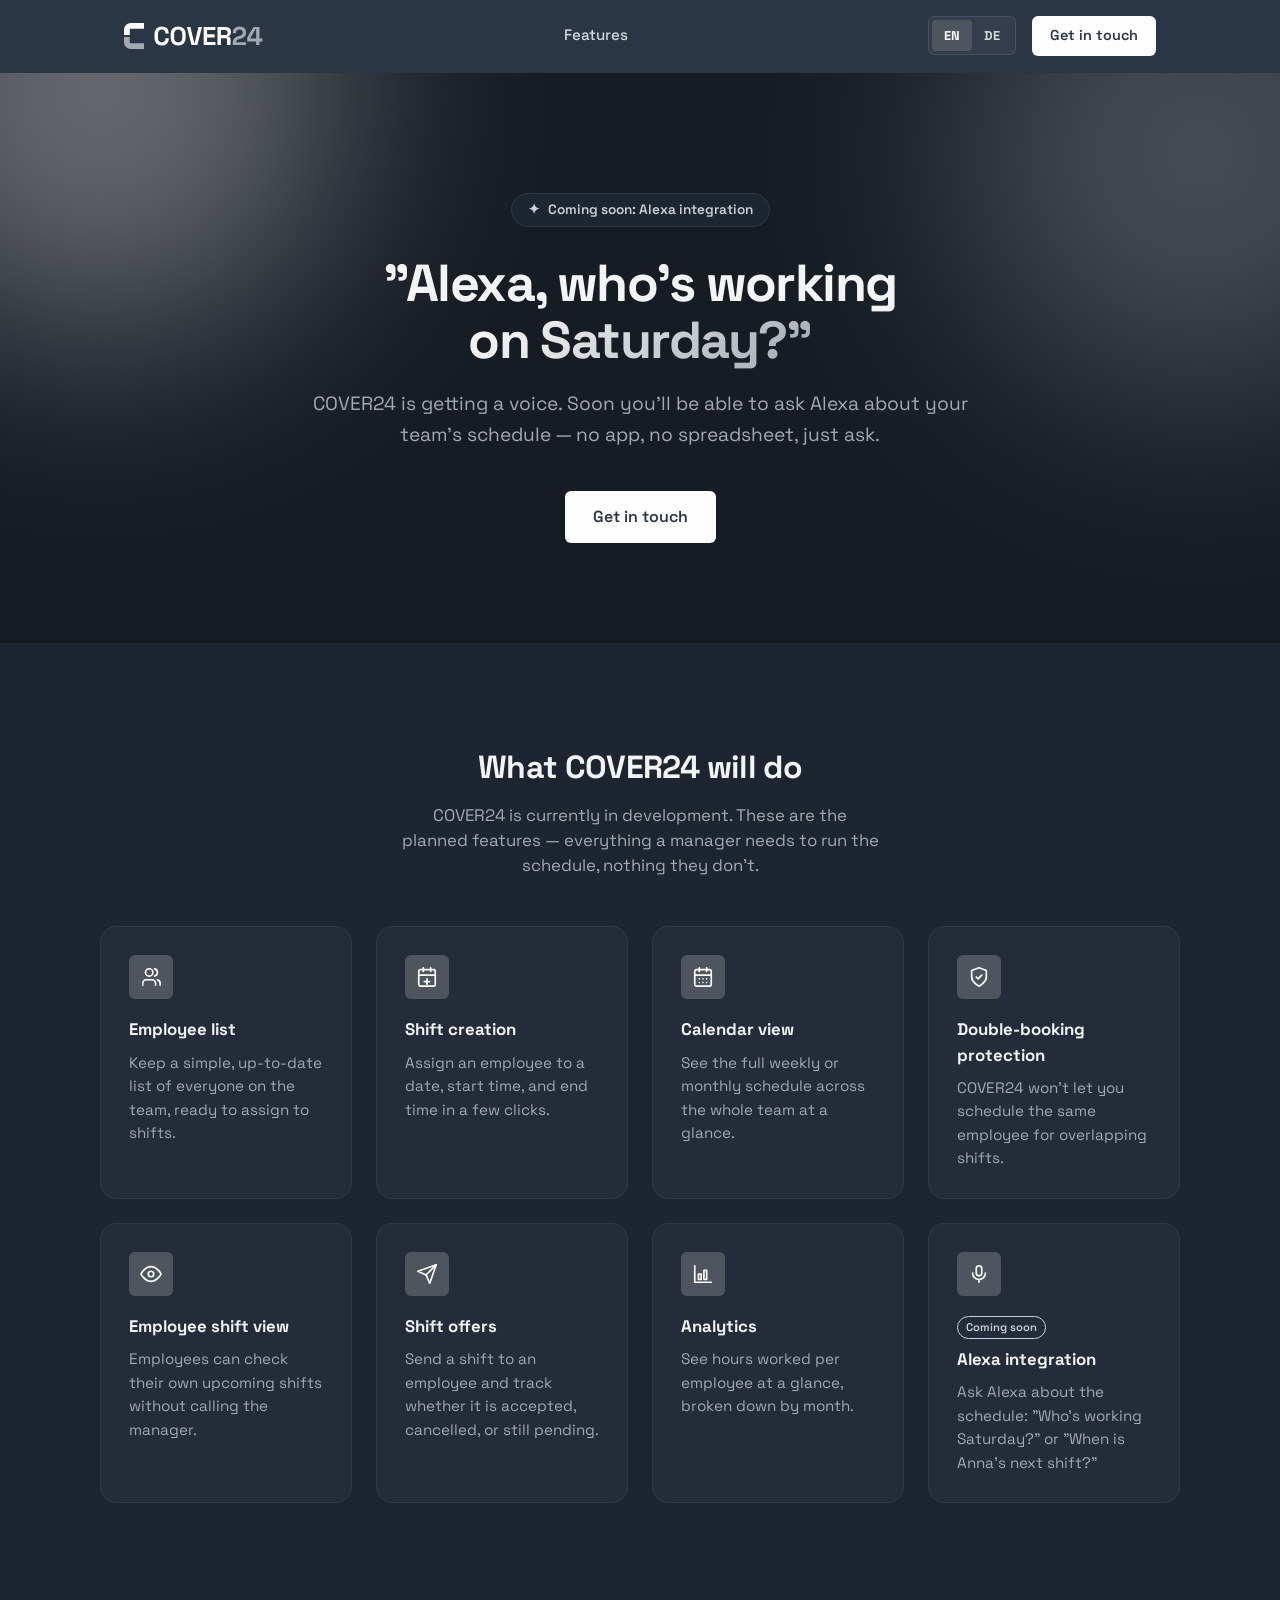
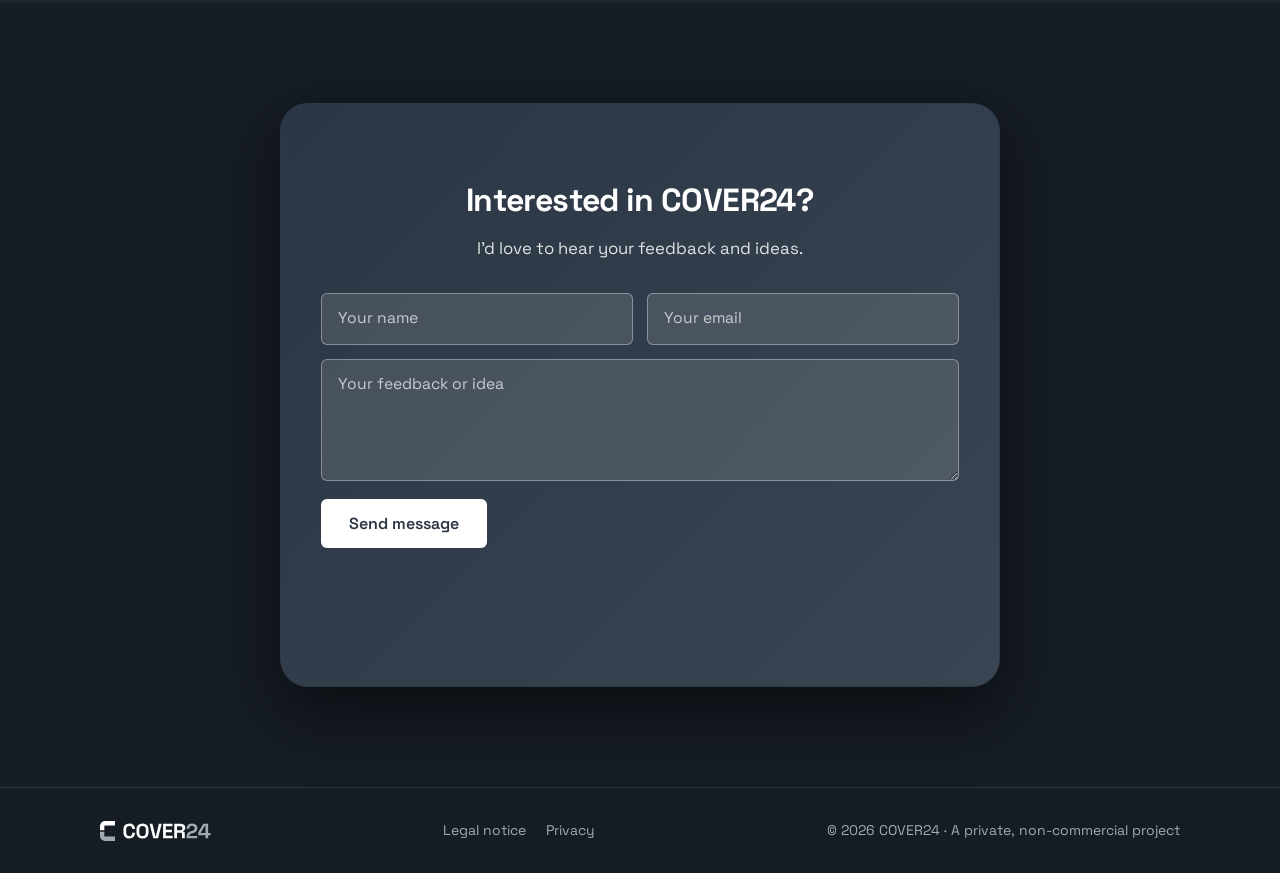
<file: marketing/index.html>
<!DOCTYPE html>
<html lang="en">
<head>
  <meta charset="UTF-8" />
  <meta name="viewport" content="width=device-width, initial-scale=1.0" />
  <title>COVER24 — Simple Shift Scheduling, Soon with Alexa</title>
  <meta name="description" content="Simple shift scheduling for managers and teams: build the schedule, avoid double-bookings, share shifts. Coming soon: ask Alexa who's working." />
  <link rel="stylesheet" href="styles.css" />
  <link rel="icon" type="image/svg+xml" href="cover24-c-tile.svg" />
  <link rel="apple-touch-icon" href="apple-touch-icon.png" />
  <link rel="canonical" href="https://cover24.app/" />
  <link rel="alternate" hreflang="en" href="https://cover24.app/" />
  <link rel="alternate" hreflang="de" href="https://cover24.app/de/" />
  <link rel="alternate" hreflang="x-default" href="https://cover24.app/" />
  <meta name="theme-color" content="#2b3644" />
  <meta name="color-scheme" content="dark" />

  <meta property="og:type" content="website" />
  <meta property="og:site_name" content="COVER24" />
  <meta property="og:locale" content="en_US" />
  <meta property="og:locale:alternate" content="de_AT" />
  <meta property="og:url" content="https://cover24.app/" />
  <meta property="og:title" content="COVER24 — Simple Shift Scheduling, Soon with Alexa" />
  <meta property="og:description" content="Build the schedule, avoid double-bookings, and let employees see their own shifts. Coming soon: ask Alexa who's working on Saturday." />
  <meta property="og:image" content="https://cover24.app/og-image.png" />
  <meta property="og:image:width" content="1200" />
  <meta property="og:image:height" content="630" />
  <meta name="twitter:card" content="summary_large_image" />

  <script type="application/ld+json">
  {
    "@context": "https://schema.org",
    "@type": "WebSite",
    "name": "COVER24",
    "url": "https://cover24.app/",
    "inLanguage": "en",
    "description": "A private, non-commercial project: simple shift scheduling for managers and teams, with an Amazon Alexa integration planned to ask about the schedule by voice.",
    "author": {
      "@type": "Person",
      "name": "Ulrich Rößler"
    }
  }
  </script>
</head>
<body>

  <header class="nav" id="nav">
    <div class="nav-inner">
      <span class="logo">
        <img src="cover24-c-light.svg" alt="" class="logo-mark" />
        <img src="cover24-wordmark-light.svg" alt="COVER24 logo" class="logo-img logo-full" />
      </span>
      <nav class="nav-links">
        <a class="nav-link" href="#features">Features</a>
      </nav>
      <div class="nav-right">
        <nav class="lang-switch" aria-label="Language">
          <a class="lang-btn active" aria-current="page" href="./" hreflang="en" lang="en">EN</a>
          <a class="lang-btn" href="de/" hreflang="de" lang="de">DE</a>
        </nav>
        <a class="nav-cta" href="#contact">Get in touch</a>
      </div>
      <button type="button" class="menu-toggle" id="menu-toggle" aria-label="Open menu" aria-controls="side-nav" aria-expanded="false">
        <svg viewBox="0 0 24 24" fill="none" stroke-width="2" stroke-linecap="round"><path d="M4 7h16M4 12h16M4 17h16"/></svg>
      </button>
    </div>
  </header>

  <div class="side-nav-backdrop" id="side-nav-backdrop" hidden></div>
  <aside class="side-nav" id="side-nav" aria-label="Menu" aria-hidden="true">
    <div class="side-nav-header">
      <span class="logo">
        <img src="cover24-c-light.svg" alt="" class="logo-mark" />
        <img src="cover24-wordmark-light.svg" alt="COVER24" class="side-nav-logo" />
      </span>
      <button type="button" class="menu-close" id="menu-close" aria-label="Close menu">
        <svg viewBox="0 0 24 24" fill="none" stroke-width="2" stroke-linecap="round"><path d="M6 6l12 12M18 6L6 18"/></svg>
      </button>
    </div>
    <nav class="side-nav-links">
      <a class="side-nav-link" href="#features">Features</a>
    </nav>
    <div class="side-nav-footer">
      <nav class="lang-switch" aria-label="Language">
        <a class="lang-btn active" aria-current="page" href="./" hreflang="en" lang="en">EN</a>
        <a class="lang-btn" href="de/" hreflang="de" lang="de">DE</a>
      </nav>
      <a class="nav-cta side-nav-cta" href="#contact">Get in touch</a>
    </div>
  </aside>

  <main>
    <section class="hero">
      <div class="hero-inner">
        <span class="eyebrow">✦ <span>Coming soon: Alexa integration</span></span>
        <h1>
          <span>"Alexa, who's working</span><br />
          <span class="hero-gradient-text">on Saturday?"</span>
        </h1>
        <p class="hero-sub">
          COVER24 is getting a voice. Soon you'll be able to ask Alexa about your
          team's schedule — no app, no spreadsheet, just ask.
        </p>
        <div class="hero-actions">
          <a class="btn-primary" href="#contact">Get in touch</a>
        </div>
      </div>
    </section>

    <section class="features" id="features">
      <div class="features-inner">
        <h2>What COVER24 will do</h2>
        <p class="section-sub">COVER24 is currently in development. These are the planned features — everything a manager needs to run the schedule, nothing they don't.</p>
        <div class="feature-grid">
          <div class="feature-card">
            <div class="feature-icon">
              <svg viewBox="0 0 24 24" fill="none" stroke-width="1.8" stroke-linecap="round" stroke-linejoin="round"><path d="M17 21v-2a4 4 0 0 0-4-4H7a4 4 0 0 0-4 4v2"/><circle cx="10" cy="7" r="4"/><path d="M22 21v-2a4 4 0 0 0-3-3.87"/><path d="M16 3.13a4 4 0 0 1 0 7.75"/></svg>
            </div>
            <h3>Employee list</h3>
            <p>Keep a simple, up-to-date list of everyone on the team, ready to assign to shifts.</p>
          </div>
          <div class="feature-card">
            <div class="feature-icon">
              <svg viewBox="0 0 24 24" fill="none" stroke-width="1.8" stroke-linecap="round" stroke-linejoin="round"><rect x="3" y="4" width="18" height="18" rx="2"/><path d="M16 2v4M8 2v4M3 10h18M12 14v6M9 17h6"/></svg>
            </div>
            <h3>Shift creation</h3>
            <p>Assign an employee to a date, start time, and end time in a few clicks.</p>
          </div>
          <div class="feature-card">
            <div class="feature-icon">
              <svg viewBox="0 0 24 24" fill="none" stroke-width="1.8" stroke-linecap="round" stroke-linejoin="round"><rect x="3" y="4" width="18" height="18" rx="2"/><path d="M16 2v4M8 2v4M3 10h18M8 14h.01M12 14h.01M16 14h.01M8 18h.01M12 18h.01M16 18h.01"/></svg>
            </div>
            <h3>Calendar view</h3>
            <p>See the full weekly or monthly schedule across the whole team at a glance.</p>
          </div>
          <div class="feature-card">
            <div class="feature-icon">
              <svg viewBox="0 0 24 24" fill="none" stroke-width="1.8" stroke-linecap="round" stroke-linejoin="round"><path d="M12 22s8-4 8-10V5l-8-3-8 3v7c0 6 8 10 8 10Z"/><path d="m9 12 2 2 4-4"/></svg>
            </div>
            <h3>Double-booking protection</h3>
            <p>COVER24 won't let you schedule the same employee for overlapping shifts.</p>
          </div>
          <div class="feature-card">
            <div class="feature-icon">
              <svg viewBox="0 0 24 24" fill="none" stroke-width="1.8" stroke-linecap="round" stroke-linejoin="round"><path d="M1 12s4-8 11-8 11 8 11 8-4 8-11 8-11-8-11-8Z"/><circle cx="12" cy="12" r="3"/></svg>
            </div>
            <h3>Employee shift view</h3>
            <p>Employees can check their own upcoming shifts without calling the manager.</p>
          </div>
          <div class="feature-card">
            <div class="feature-icon">
              <svg viewBox="0 0 24 24" fill="none" stroke-width="1.8" stroke-linecap="round" stroke-linejoin="round"><path d="m22 2-7 20-4-9-9-4Z"/><path d="M22 2 11 13"/></svg>
            </div>
            <h3>Shift offers</h3>
            <p>Send a shift to an employee and track whether it is accepted, cancelled, or still pending.</p>
          </div>
          <div class="feature-card">
            <div class="feature-icon">
              <svg viewBox="0 0 24 24" fill="none" stroke-width="1.8" stroke-linecap="round" stroke-linejoin="round"><path d="M3 3v18h18"/><rect x="7" y="12" width="3" height="6"/><rect x="13" y="8" width="3" height="10"/><rect x="19" y="5" width="0" height="13"/></svg>
            </div>
            <h3>Analytics</h3>
            <p>See hours worked per employee at a glance, broken down by month.</p>
          </div>
          <div class="feature-card">
            <div class="feature-icon">
              <svg viewBox="0 0 24 24" fill="none" stroke-width="1.8" stroke-linecap="round" stroke-linejoin="round"><rect x="9" y="3" width="6" height="11" rx="3"/><path d="M5 11a7 7 0 0 0 14 0"/><path d="M12 18v3"/></svg>
            </div>
            <span class="feature-tag">Coming soon</span>
            <h3>Alexa integration</h3>
            <p>Ask Alexa about the schedule: "Who's working Saturday?" or "When is Anna's next shift?"</p>
          </div>
        </div>
      </div>
    </section>


    <section class="cta" id="contact">
      <div class="cta-inner">
        <h2>Interested in COVER24?</h2>
        <p>I'd love to hear your feedback and ideas.</p>
        <form class="contact-form" id="contact-form" action="https://formspree.io/f/xeaopnll" method="POST">
          <div class="form-row">
            <input type="text" name="name" placeholder="Your name" required />
            <input type="email" name="email" placeholder="Your email" required />
          </div>
          <textarea name="message" placeholder="Your feedback or idea" rows="4" required></textarea>
          <input type="text" name="_gotcha" style="display:none" tabindex="-1" autocomplete="off" />
          <button type="submit" class="btn-primary">Send message</button>
          <p class="form-status" id="form-status" role="status"></p>
        </form>
      </div>
    </section>
  </main>

  <footer class="footer">
    <div class="footer-inner">
      <span class="footer-logo">
        <img src="cover24-c-light.svg" alt="" class="logo-mark" />
        <img src="cover24-wordmark-light.svg" alt="COVER24" />
      </span>
      <nav class="footer-links" aria-label="Legal">
        <a href="legal-notice/">Legal notice</a>
        <a href="privacy/">Privacy</a>
      </nav>
      <span>&copy; 2026 COVER24 · A private, non-commercial project</span>
    </div>
  </footer>

  <script src="script.js"></script>

</body>
</html>
</file>
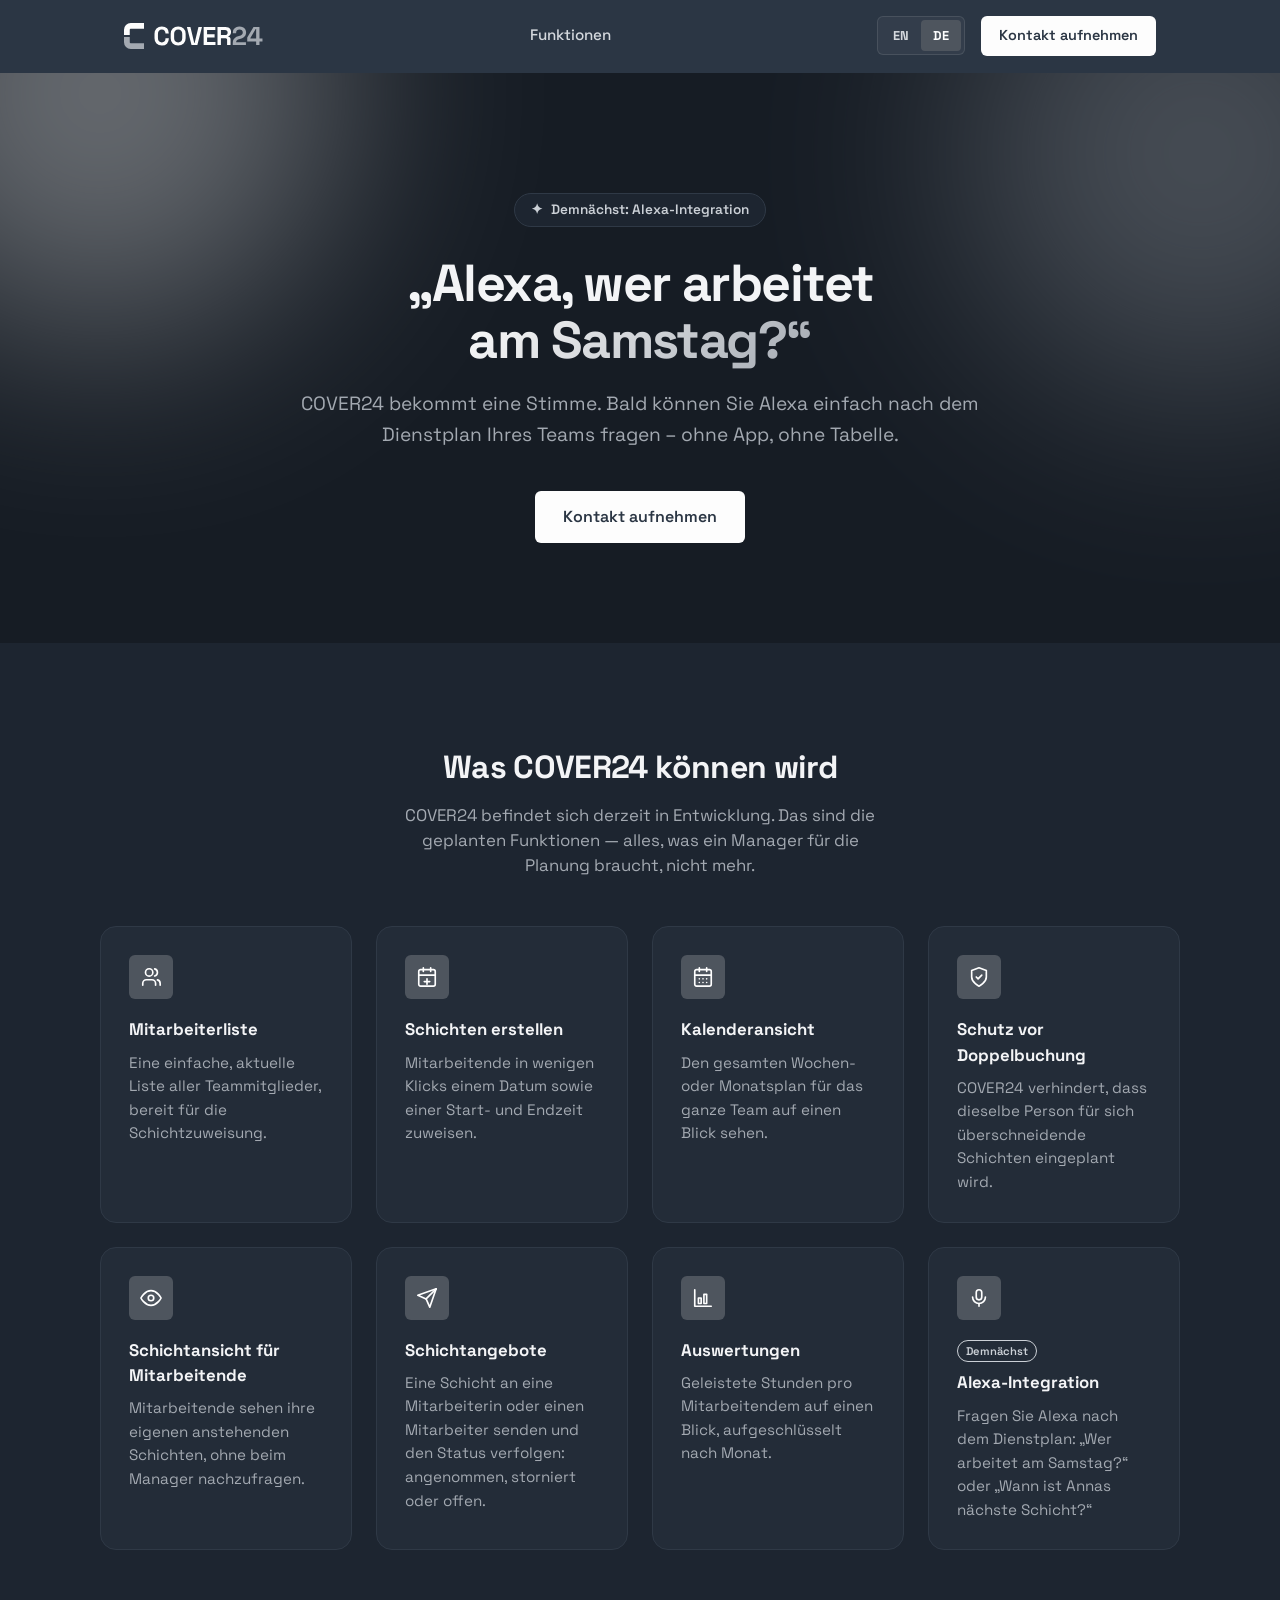
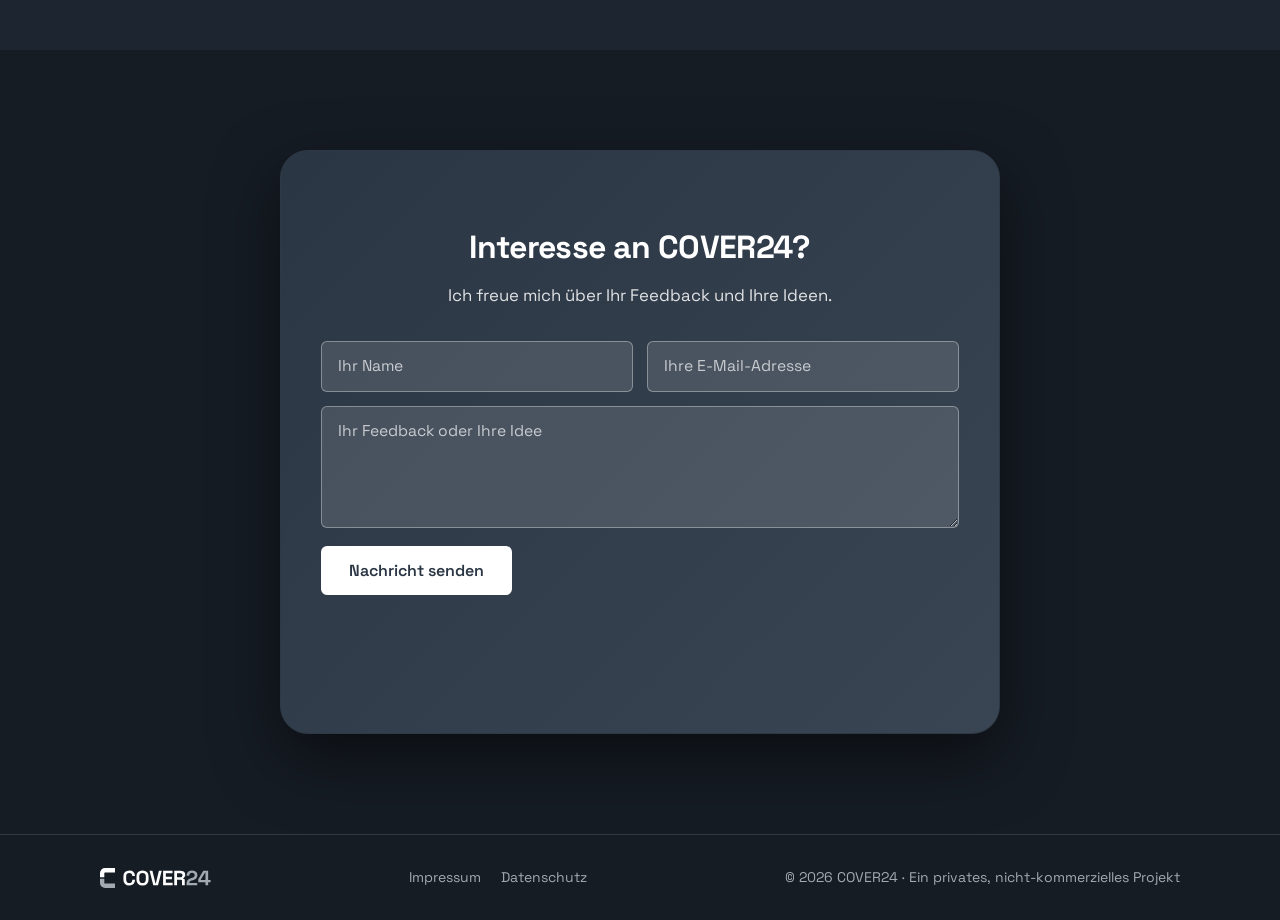
<file: marketing/de/index.html>
<!DOCTYPE html>
<html lang="de">
<head>
  <meta charset="UTF-8" />
  <meta name="viewport" content="width=device-width, initial-scale=1.0" />
  <title>COVER24 — Einfache Schichtplanung, bald mit Alexa</title>
  <meta name="description" content="Einfache Schichtplanung für Manager und Teams: Dienstplan erstellen, Doppelbuchungen vermeiden, Schichten teilen. Demnächst: Alexa fragen, wer arbeitet." />
  <link rel="stylesheet" href="../styles.css" />
  <link rel="icon" type="image/svg+xml" href="../cover24-c-tile.svg" />
  <link rel="apple-touch-icon" href="../apple-touch-icon.png" />
  <link rel="canonical" href="https://cover24.app/de/" />
  <link rel="alternate" hreflang="en" href="https://cover24.app/" />
  <link rel="alternate" hreflang="de" href="https://cover24.app/de/" />
  <link rel="alternate" hreflang="x-default" href="https://cover24.app/" />
  <meta name="theme-color" content="#2b3644" />
  <meta name="color-scheme" content="dark" />

  <meta property="og:type" content="website" />
  <meta property="og:site_name" content="COVER24" />
  <meta property="og:locale" content="de_AT" />
  <meta property="og:locale:alternate" content="en_US" />
  <meta property="og:url" content="https://cover24.app/de/" />
  <meta property="og:title" content="COVER24 — Einfache Schichtplanung, bald mit Alexa" />
  <meta property="og:description" content="Dienstplan erstellen, Doppelbuchungen vermeiden und Mitarbeitenden ihre eigenen Schichten zeigen. Demnächst: „Alexa, wer arbeitet am Samstag?“" />
  <meta property="og:image" content="https://cover24.app/og-image-de.png" />
  <meta property="og:image:width" content="1200" />
  <meta property="og:image:height" content="630" />
  <meta name="twitter:card" content="summary_large_image" />

  <script type="application/ld+json">
  {
    "@context": "https://schema.org",
    "@type": "WebSite",
    "name": "COVER24",
    "url": "https://cover24.app/de/",
    "inLanguage": "de",
    "description": "Ein privates, nicht-kommerzielles Projekt: einfache Schichtplanung für Manager und Teams – mit geplanter Amazon-Alexa-Integration, um den Dienstplan per Sprache abzufragen.",
    "author": {
      "@type": "Person",
      "name": "Ulrich Rößler"
    }
  }
  </script>
</head>
<body>

  <header class="nav" id="nav">
    <div class="nav-inner">
      <span class="logo">
        <img src="../cover24-c-light.svg" alt="" class="logo-mark" />
        <img src="../cover24-wordmark-light.svg" alt="COVER24 logo" class="logo-img logo-full" />
      </span>
      <nav class="nav-links">
        <a class="nav-link" href="#features">Funktionen</a>
      </nav>
      <div class="nav-right">
        <nav class="lang-switch" aria-label="Sprache">
          <a class="lang-btn" href="../" hreflang="en" lang="en">EN</a>
          <a class="lang-btn active" aria-current="page" href="./" hreflang="de" lang="de">DE</a>
        </nav>
        <a class="nav-cta" href="#contact">Kontakt aufnehmen</a>
      </div>
      <button type="button" class="menu-toggle" id="menu-toggle" aria-label="Menü öffnen" aria-controls="side-nav" aria-expanded="false">
        <svg viewBox="0 0 24 24" fill="none" stroke-width="2" stroke-linecap="round"><path d="M4 7h16M4 12h16M4 17h16"/></svg>
      </button>
    </div>
  </header>

  <div class="side-nav-backdrop" id="side-nav-backdrop" hidden></div>
  <aside class="side-nav" id="side-nav" aria-label="Menü" aria-hidden="true">
    <div class="side-nav-header">
      <span class="logo">
        <img src="../cover24-c-light.svg" alt="" class="logo-mark" />
        <img src="../cover24-wordmark-light.svg" alt="COVER24" class="side-nav-logo" />
      </span>
      <button type="button" class="menu-close" id="menu-close" aria-label="Menü schließen">
        <svg viewBox="0 0 24 24" fill="none" stroke-width="2" stroke-linecap="round"><path d="M6 6l12 12M18 6L6 18"/></svg>
      </button>
    </div>
    <nav class="side-nav-links">
      <a class="side-nav-link" href="#features">Funktionen</a>
    </nav>
    <div class="side-nav-footer">
      <nav class="lang-switch" aria-label="Sprache">
        <a class="lang-btn" href="../" hreflang="en" lang="en">EN</a>
        <a class="lang-btn active" aria-current="page" href="./" hreflang="de" lang="de">DE</a>
      </nav>
      <a class="nav-cta side-nav-cta" href="#contact">Kontakt aufnehmen</a>
    </div>
  </aside>

  <main>
    <section class="hero">
      <div class="hero-inner">
        <span class="eyebrow">✦ <span>Demnächst: Alexa-Integration</span></span>
        <h1>
          <span>„Alexa, wer arbeitet</span><br />
          <span class="hero-gradient-text">am Samstag?“</span>
        </h1>
        <p class="hero-sub">COVER24 bekommt eine Stimme. Bald können Sie Alexa einfach nach dem Dienstplan Ihres Teams fragen – ohne App, ohne Tabelle.</p>
        <div class="hero-actions">
          <a class="btn-primary" href="#contact">Kontakt aufnehmen</a>
        </div>
      </div>
    </section>

    <section class="features" id="features">
      <div class="features-inner">
        <h2>Was COVER24 können wird</h2>
        <p class="section-sub">COVER24 befindet sich derzeit in Entwicklung. Das sind die geplanten Funktionen — alles, was ein Manager für die Planung braucht, nicht mehr.</p>
        <div class="feature-grid">
          <div class="feature-card">
            <div class="feature-icon">
              <svg viewBox="0 0 24 24" fill="none" stroke-width="1.8" stroke-linecap="round" stroke-linejoin="round"><path d="M17 21v-2a4 4 0 0 0-4-4H7a4 4 0 0 0-4 4v2"/><circle cx="10" cy="7" r="4"/><path d="M22 21v-2a4 4 0 0 0-3-3.87"/><path d="M16 3.13a4 4 0 0 1 0 7.75"/></svg>
            </div>
            <h3>Mitarbeiterliste</h3>
            <p>Eine einfache, aktuelle Liste aller Teammitglieder, bereit für die Schichtzuweisung.</p>
          </div>
          <div class="feature-card">
            <div class="feature-icon">
              <svg viewBox="0 0 24 24" fill="none" stroke-width="1.8" stroke-linecap="round" stroke-linejoin="round"><rect x="3" y="4" width="18" height="18" rx="2"/><path d="M16 2v4M8 2v4M3 10h18M12 14v6M9 17h6"/></svg>
            </div>
            <h3>Schichten erstellen</h3>
            <p>Mitarbeitende in wenigen Klicks einem Datum sowie einer Start- und Endzeit zuweisen.</p>
          </div>
          <div class="feature-card">
            <div class="feature-icon">
              <svg viewBox="0 0 24 24" fill="none" stroke-width="1.8" stroke-linecap="round" stroke-linejoin="round"><rect x="3" y="4" width="18" height="18" rx="2"/><path d="M16 2v4M8 2v4M3 10h18M8 14h.01M12 14h.01M16 14h.01M8 18h.01M12 18h.01M16 18h.01"/></svg>
            </div>
            <h3>Kalenderansicht</h3>
            <p>Den gesamten Wochen- oder Monatsplan für das ganze Team auf einen Blick sehen.</p>
          </div>
          <div class="feature-card">
            <div class="feature-icon">
              <svg viewBox="0 0 24 24" fill="none" stroke-width="1.8" stroke-linecap="round" stroke-linejoin="round"><path d="M12 22s8-4 8-10V5l-8-3-8 3v7c0 6 8 10 8 10Z"/><path d="m9 12 2 2 4-4"/></svg>
            </div>
            <h3>Schutz vor Doppelbuchung</h3>
            <p>COVER24 verhindert, dass dieselbe Person für sich überschneidende Schichten eingeplant wird.</p>
          </div>
          <div class="feature-card">
            <div class="feature-icon">
              <svg viewBox="0 0 24 24" fill="none" stroke-width="1.8" stroke-linecap="round" stroke-linejoin="round"><path d="M1 12s4-8 11-8 11 8 11 8-4 8-11 8-11-8-11-8Z"/><circle cx="12" cy="12" r="3"/></svg>
            </div>
            <h3>Schichtansicht für Mitarbeitende</h3>
            <p>Mitarbeitende sehen ihre eigenen anstehenden Schichten, ohne beim Manager nachzufragen.</p>
          </div>
          <div class="feature-card">
            <div class="feature-icon">
              <svg viewBox="0 0 24 24" fill="none" stroke-width="1.8" stroke-linecap="round" stroke-linejoin="round"><path d="m22 2-7 20-4-9-9-4Z"/><path d="M22 2 11 13"/></svg>
            </div>
            <h3>Schichtangebote</h3>
            <p>Eine Schicht an eine Mitarbeiterin oder einen Mitarbeiter senden und den Status verfolgen: angenommen, storniert oder offen.</p>
          </div>
          <div class="feature-card">
            <div class="feature-icon">
              <svg viewBox="0 0 24 24" fill="none" stroke-width="1.8" stroke-linecap="round" stroke-linejoin="round"><path d="M3 3v18h18"/><rect x="7" y="12" width="3" height="6"/><rect x="13" y="8" width="3" height="10"/><rect x="19" y="5" width="0" height="13"/></svg>
            </div>
            <h3>Auswertungen</h3>
            <p>Geleistete Stunden pro Mitarbeitendem auf einen Blick, aufgeschlüsselt nach Monat.</p>
          </div>
          <div class="feature-card">
            <div class="feature-icon">
              <svg viewBox="0 0 24 24" fill="none" stroke-width="1.8" stroke-linecap="round" stroke-linejoin="round"><rect x="9" y="3" width="6" height="11" rx="3"/><path d="M5 11a7 7 0 0 0 14 0"/><path d="M12 18v3"/></svg>
            </div>
            <span class="feature-tag">Demnächst</span>
            <h3>Alexa-Integration</h3>
            <p>Fragen Sie Alexa nach dem Dienstplan: „Wer arbeitet am Samstag?“ oder „Wann ist Annas nächste Schicht?“</p>
          </div>
        </div>
      </div>
    </section>


    <section class="cta" id="contact">
      <div class="cta-inner">
        <h2>Interesse an COVER24?</h2>
        <p>Ich freue mich über Ihr Feedback und Ihre Ideen.</p>
        <form class="contact-form" id="contact-form" action="https://formspree.io/f/xeaopnll" method="POST">
          <div class="form-row">
            <input type="text" name="name" placeholder="Ihr Name" required />
            <input type="email" name="email" placeholder="Ihre E-Mail-Adresse" required />
          </div>
          <textarea name="message" placeholder="Ihr Feedback oder Ihre Idee" rows="4" required></textarea>
          <input type="text" name="_gotcha" style="display:none" tabindex="-1" autocomplete="off" />
          <button type="submit" class="btn-primary">Nachricht senden</button>
          <p class="form-status" id="form-status" role="status"></p>
        </form>
      </div>
    </section>
  </main>

  <footer class="footer">
    <div class="footer-inner">
      <span class="footer-logo">
        <img src="../cover24-c-light.svg" alt="" class="logo-mark" />
        <img src="../cover24-wordmark-light.svg" alt="COVER24" />
      </span>
      <nav class="footer-links" aria-label="Rechtliches">
        <a href="../de/impressum/">Impressum</a>
        <a href="../de/datenschutz/">Datenschutz</a>
      </nav>
      <span>&copy; 2026 COVER24 · Ein privates, nicht-kommerzielles Projekt</span>
    </div>
  </footer>

  <script src="../script.js"></script>

</body>
</html>
</file>
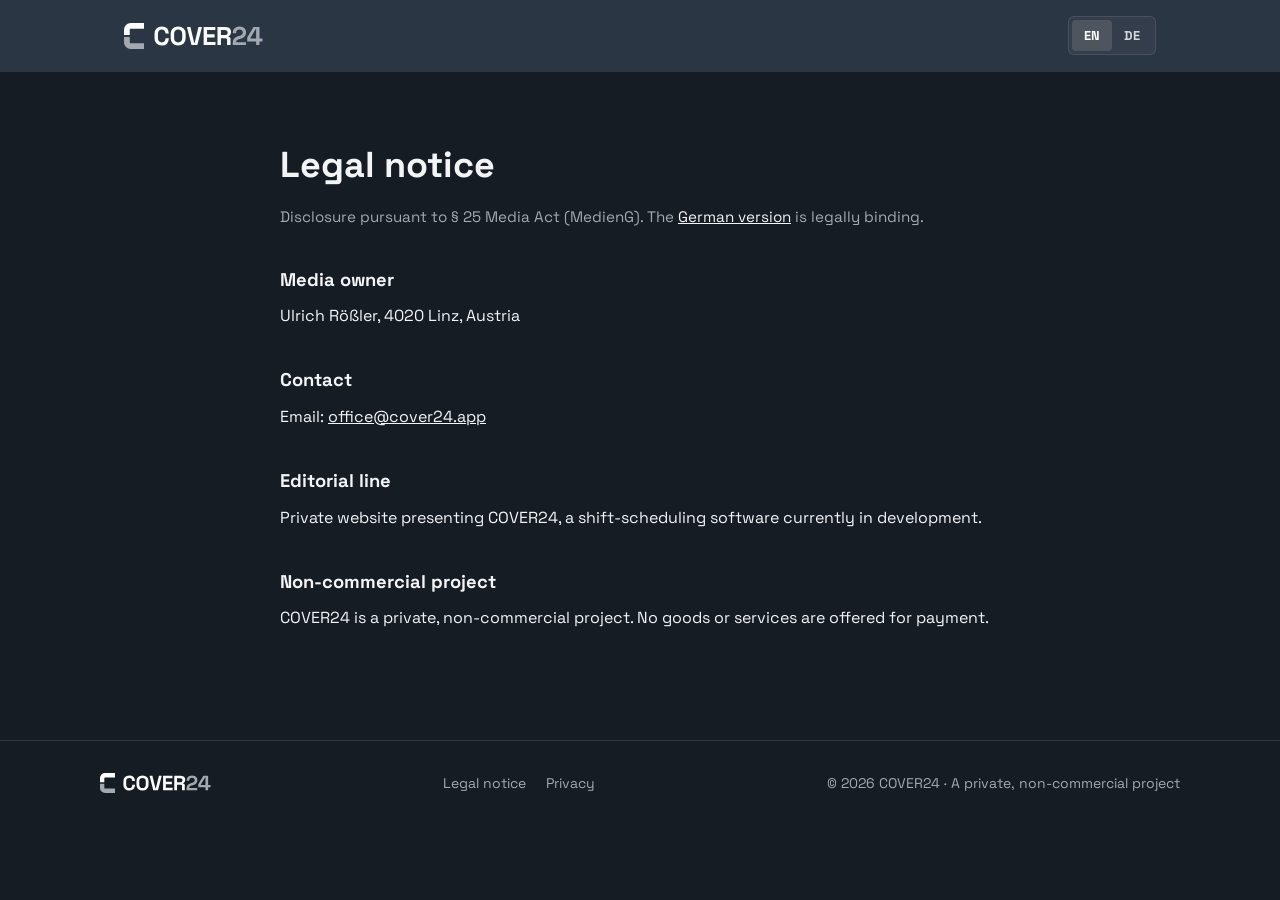
<file: marketing/legal-notice/index.html>
<!DOCTYPE html>
<html lang="en">
<head>
  <meta charset="UTF-8" />
  <meta name="viewport" content="width=device-width, initial-scale=1.0" />
  <title>Legal notice — COVER24</title>
  <meta name="robots" content="noindex" />
  <link rel="stylesheet" href="../styles.css" />
  <link rel="icon" type="image/svg+xml" href="../cover24-c-tile.svg" />
  <link rel="apple-touch-icon" href="../apple-touch-icon.png" />
  <meta name="theme-color" content="#2b3644" />
  <meta name="color-scheme" content="dark" />
</head>
<body>

  <header class="nav">
    <div class="nav-inner">
      <a class="logo" href="../" aria-label="COVER24 — Home">
        <img src="../cover24-c-light.svg" alt="" class="logo-mark" />
        <img src="../cover24-wordmark-light.svg" alt="COVER24" class="logo-img logo-full" />
      </a>
      <nav class="lang-switch" aria-label="Language">
        <a class="lang-btn active" aria-current="page" href="./" hreflang="en" lang="en">EN</a>
        <a class="lang-btn" href="../de/impressum/" hreflang="de" lang="de">DE</a>
      </nav>
    </div>
  </header>

  <main class="legal">
    <article class="legal-inner">
      <h1>Legal notice</h1>
      <p class="legal-note">Disclosure pursuant to § 25 Media Act (MedienG). The <a href="../de/impressum/">German version</a> is legally binding.</p>

      <h2>Media owner</h2>
      <p>Ulrich Rößler, 4020 Linz, Austria</p>

      <h2>Contact</h2>
      <p>Email: <a href="mailto:office@cover24.app">office@cover24.app</a></p>

      <h2>Editorial line</h2>
      <p>Private website presenting COVER24, a shift-scheduling software currently in development.</p>

      <h2>Non-commercial project</h2>
      <p>COVER24 is a private, non-commercial project. No goods or services are offered for payment.</p>
    </article>
  </main>

  <footer class="footer">
    <div class="footer-inner">
      <span class="footer-logo">
        <img src="../cover24-c-light.svg" alt="" class="logo-mark" />
        <img src="../cover24-wordmark-light.svg" alt="COVER24" />
      </span>
      <nav class="footer-links" aria-label="Legal">
        <a href="../legal-notice/">Legal notice</a>
        <a href="../privacy/">Privacy</a>
      </nav>
      <span>&copy; 2026 COVER24 · A private, non-commercial project</span>
    </div>
  </footer>

</body>
</html>
</file>
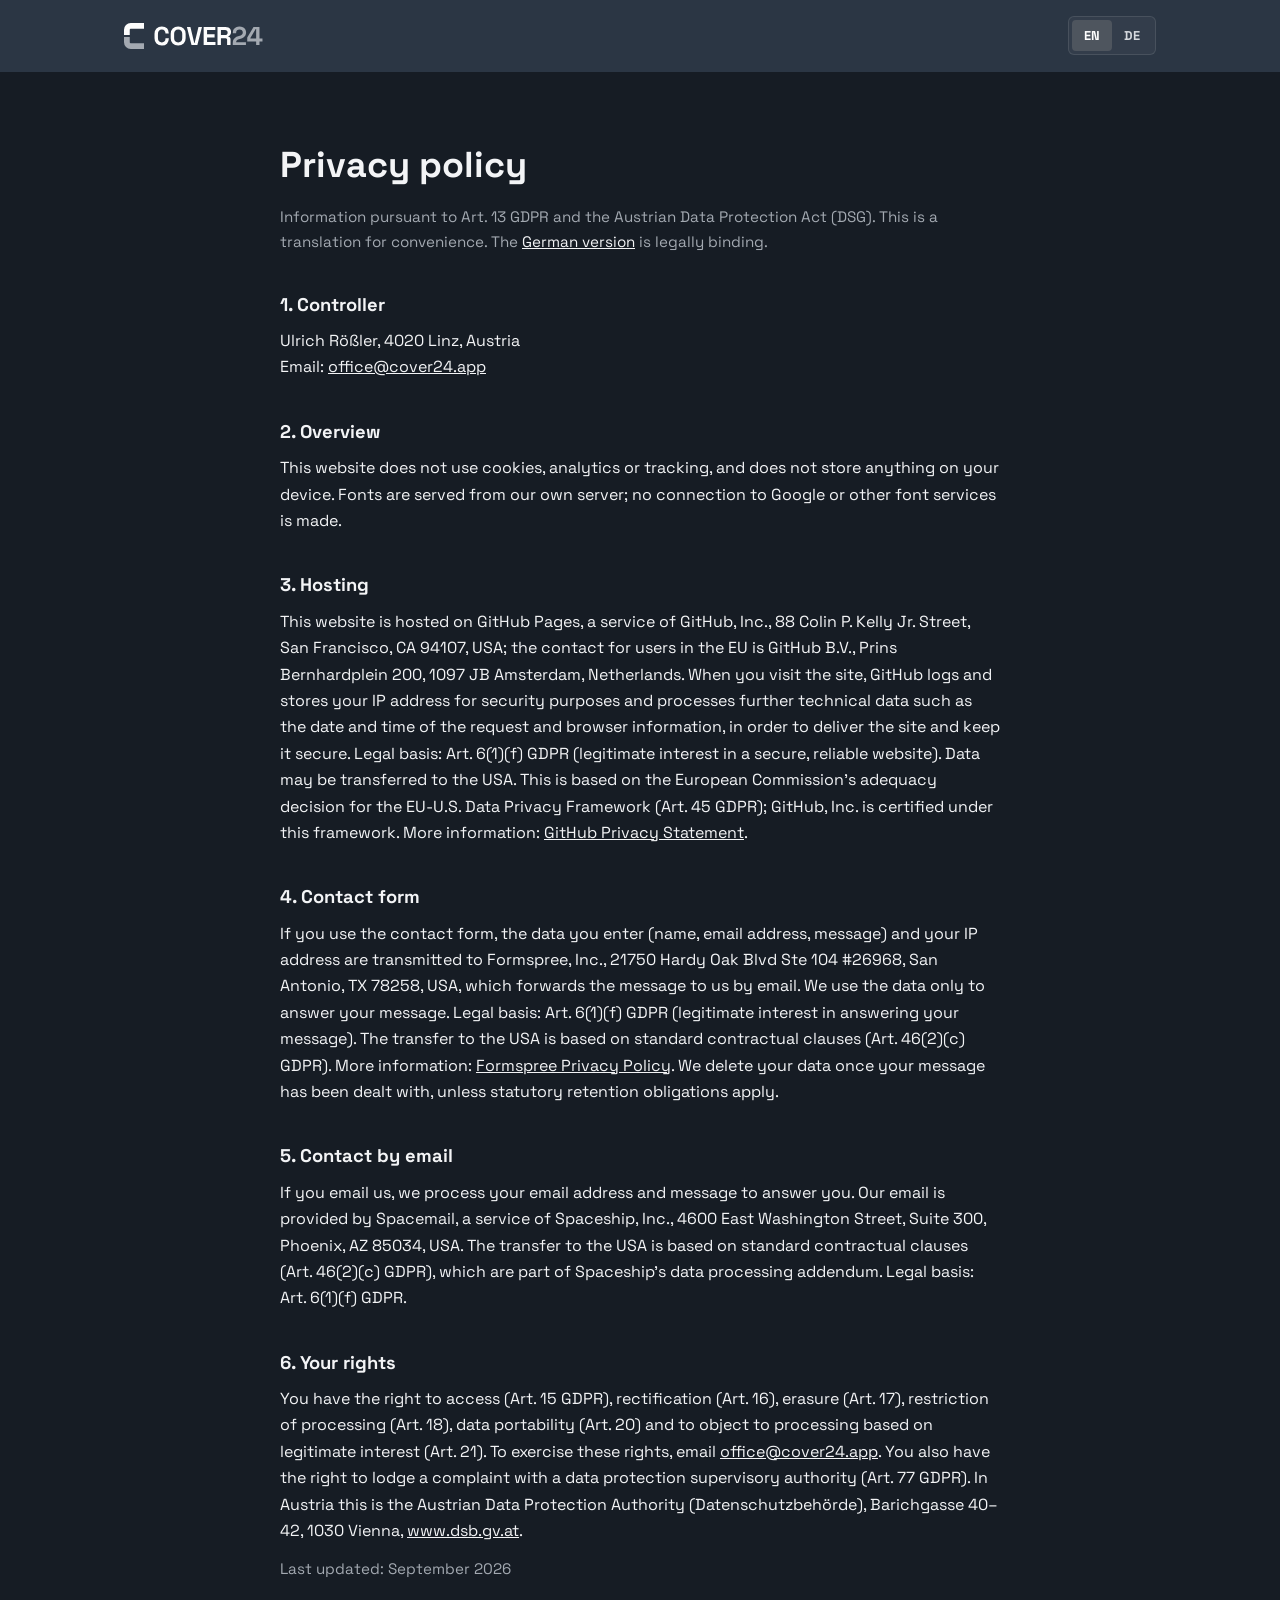
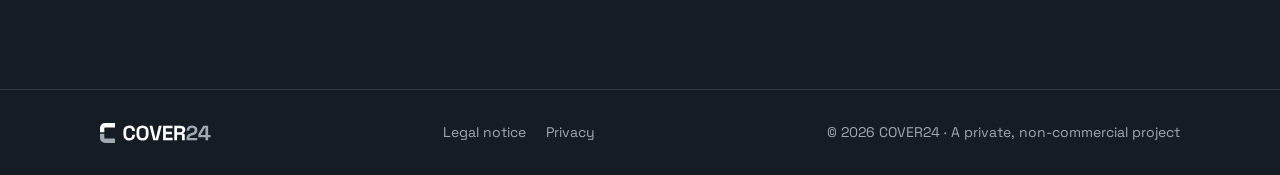
<file: marketing/privacy/index.html>
<!DOCTYPE html>
<html lang="en">
<head>
  <meta charset="UTF-8" />
  <meta name="viewport" content="width=device-width, initial-scale=1.0" />
  <title>Privacy policy — COVER24</title>
  <meta name="robots" content="noindex" />
  <link rel="stylesheet" href="../styles.css" />
  <link rel="icon" type="image/svg+xml" href="../cover24-c-tile.svg" />
  <link rel="apple-touch-icon" href="../apple-touch-icon.png" />
  <meta name="theme-color" content="#2b3644" />
  <meta name="color-scheme" content="dark" />
</head>
<body>

  <header class="nav">
    <div class="nav-inner">
      <a class="logo" href="../" aria-label="COVER24 — Home">
        <img src="../cover24-c-light.svg" alt="" class="logo-mark" />
        <img src="../cover24-wordmark-light.svg" alt="COVER24" class="logo-img logo-full" />
      </a>
      <nav class="lang-switch" aria-label="Language">
        <a class="lang-btn active" aria-current="page" href="./" hreflang="en" lang="en">EN</a>
        <a class="lang-btn" href="../de/datenschutz/" hreflang="de" lang="de">DE</a>
      </nav>
    </div>
  </header>

  <main class="legal">
    <article class="legal-inner">
      <h1>Privacy policy</h1>
      <p class="legal-note">Information pursuant to Art. 13 GDPR and the Austrian Data Protection Act (DSG). This is a translation for convenience. The <a href="../de/datenschutz/">German version</a> is legally binding.</p>

      <h2>1. Controller</h2>
      <p>
        Ulrich Rößler, 4020 Linz, Austria<br />
        Email: <a href="mailto:office@cover24.app">office@cover24.app</a>
      </p>

      <h2>2. Overview</h2>
      <p>This website does not use cookies, analytics or tracking, and does not store anything on your device. Fonts are served from our own server; no connection to Google or other font services is made.</p>

      <h2>3. Hosting</h2>
      <p>This website is hosted on GitHub Pages, a service of GitHub, Inc., 88 Colin P. Kelly Jr. Street, San Francisco, CA 94107, USA; the contact for users in the EU is GitHub B.V., Prins Bernhardplein 200, 1097 JB Amsterdam, Netherlands. When you visit the site, GitHub logs and stores your IP address for security purposes and processes further technical data such as the date and time of the request and browser information, in order to deliver the site and keep it secure. Legal basis: Art. 6(1)(f) GDPR (legitimate interest in a secure, reliable website). Data may be transferred to the USA. This is based on the European Commission's adequacy decision for the EU-U.S. Data Privacy Framework (Art. 45 GDPR); GitHub, Inc. is certified under this framework. More information: <a href="https://docs.github.com/en/site-policy/privacy-policies/github-general-privacy-statement">GitHub Privacy Statement</a>.</p>

      <h2>4. Contact form</h2>
      <p>If you use the contact form, the data you enter (name, email address, message) and your IP address are transmitted to Formspree, Inc., 21750 Hardy Oak Blvd Ste 104 #26968, San Antonio, TX 78258, USA, which forwards the message to us by email. We use the data only to answer your message. Legal basis: Art. 6(1)(f) GDPR (legitimate interest in answering your message). The transfer to the USA is based on standard contractual clauses (Art. 46(2)(c) GDPR). More information: <a href="https://formspree.io/legal/privacy-policy">Formspree Privacy Policy</a>. We delete your data once your message has been dealt with, unless statutory retention obligations apply.</p>

      <h2>5. Contact by email</h2>
      <p>If you email us, we process your email address and message to answer you. Our email is provided by Spacemail, a service of Spaceship, Inc., 4600 East Washington Street, Suite 300, Phoenix, AZ 85034, USA. The transfer to the USA is based on standard contractual clauses (Art. 46(2)(c) GDPR), which are part of Spaceship's data processing addendum. Legal basis: Art. 6(1)(f) GDPR.</p>

      <h2>6. Your rights</h2>
      <p>You have the right to access (Art. 15 GDPR), rectification (Art. 16), erasure (Art. 17), restriction of processing (Art. 18), data portability (Art. 20) and to object to processing based on legitimate interest (Art. 21). To exercise these rights, email <a href="mailto:office@cover24.app">office@cover24.app</a>. You also have the right to lodge a complaint with a data protection supervisory authority (Art. 77 GDPR). In Austria this is the Austrian Data Protection Authority (Datenschutzbehörde), Barichgasse 40–42, 1030 Vienna, <a href="https://www.dsb.gv.at">www.dsb.gv.at</a>.</p>

      <p class="legal-note">Last updated: September 2026</p>
    </article>
  </main>

  <footer class="footer">
    <div class="footer-inner">
      <span class="footer-logo">
        <img src="../cover24-c-light.svg" alt="" class="logo-mark" />
        <img src="../cover24-wordmark-light.svg" alt="COVER24" />
      </span>
      <nav class="footer-links" aria-label="Legal">
        <a href="../legal-notice/">Legal notice</a>
        <a href="../privacy/">Privacy</a>
      </nav>
      <span>&copy; 2026 COVER24 · A private, non-commercial project</span>
    </div>
  </footer>

</body>
</html>
</file>
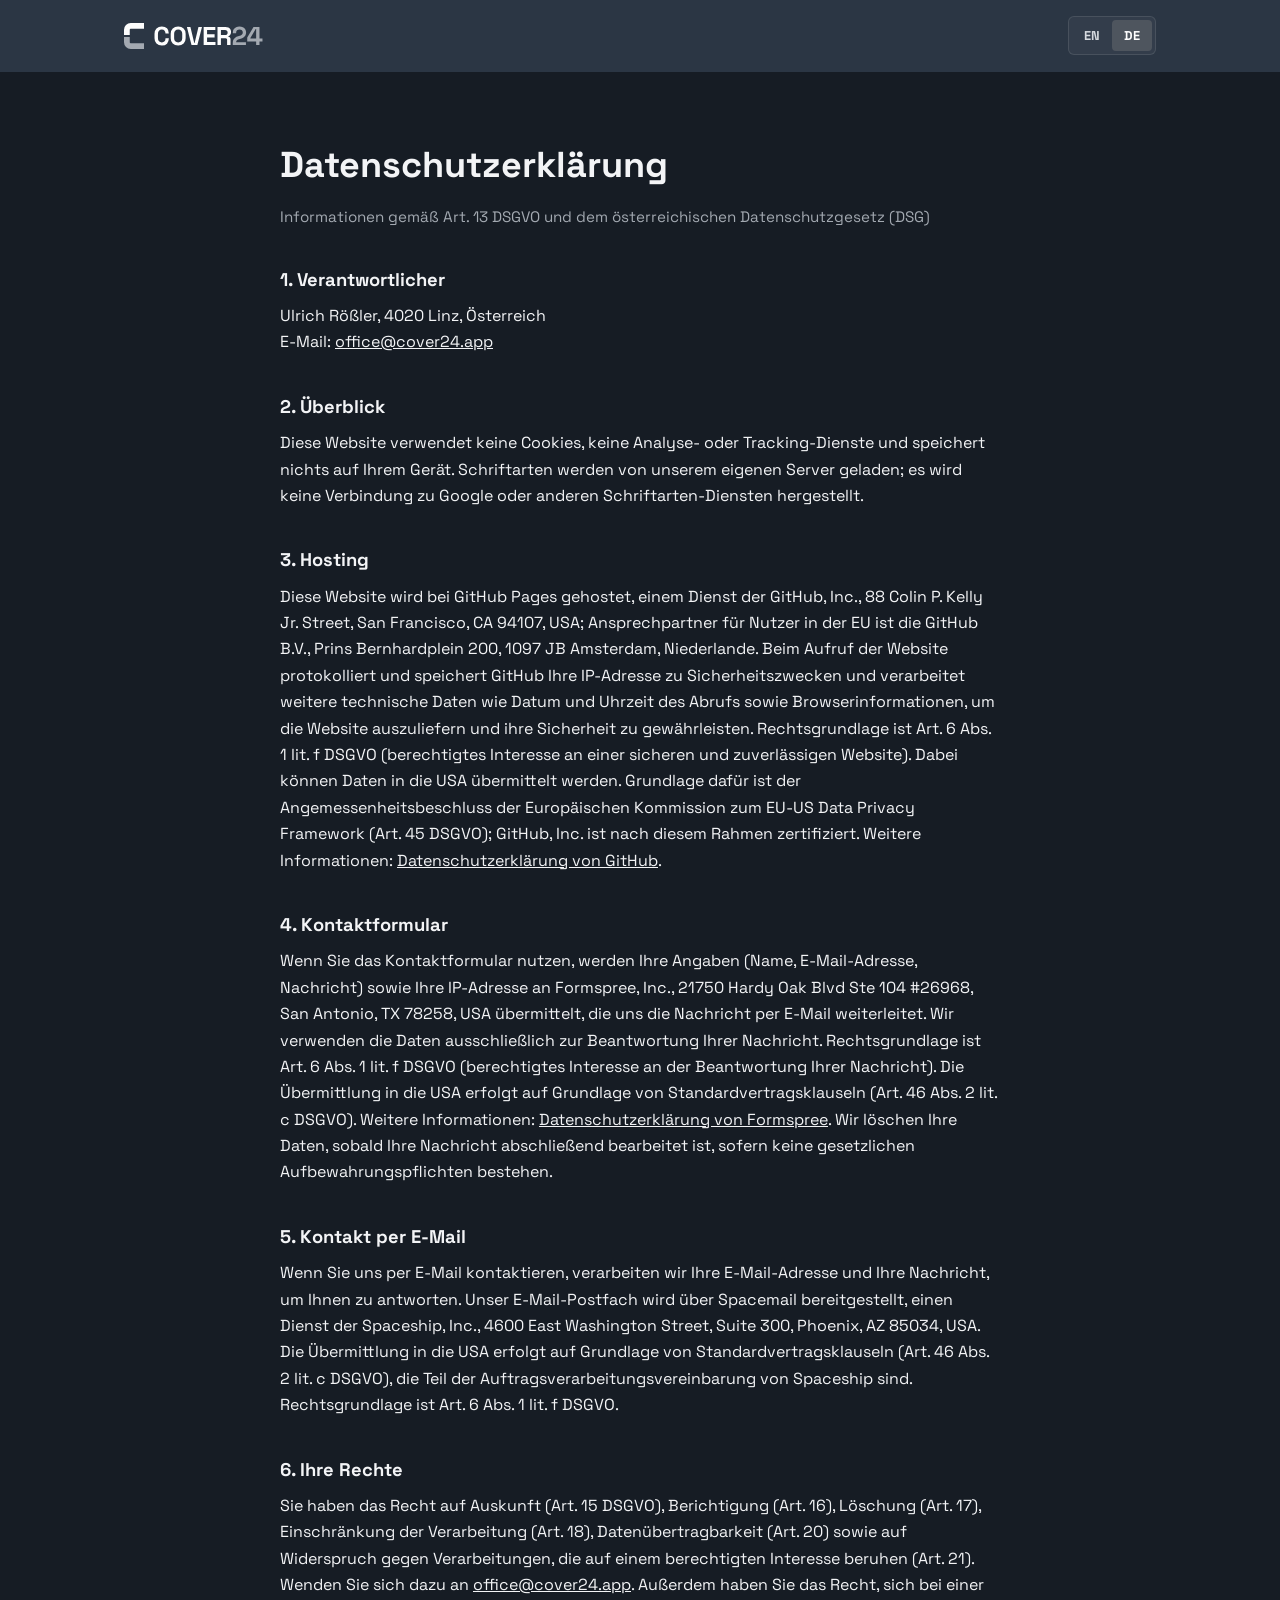
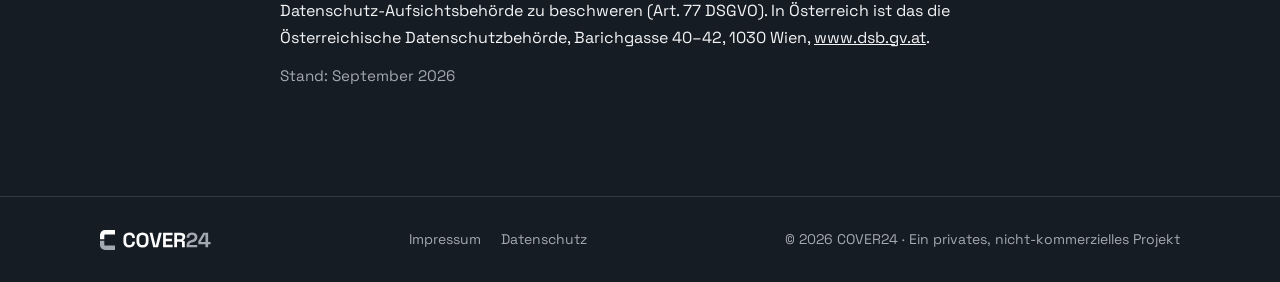
<file: marketing/de/datenschutz/index.html>
<!DOCTYPE html>
<html lang="de">
<head>
  <meta charset="UTF-8" />
  <meta name="viewport" content="width=device-width, initial-scale=1.0" />
  <title>Datenschutzerklärung — COVER24</title>
  <meta name="robots" content="noindex" />
  <link rel="stylesheet" href="../../styles.css" />
  <link rel="icon" type="image/svg+xml" href="../../cover24-c-tile.svg" />
  <link rel="apple-touch-icon" href="../../apple-touch-icon.png" />
  <meta name="theme-color" content="#2b3644" />
  <meta name="color-scheme" content="dark" />
</head>
<body>

  <header class="nav">
    <div class="nav-inner">
      <a class="logo" href="../../de/" aria-label="COVER24 — Startseite">
        <img src="../../cover24-c-light.svg" alt="" class="logo-mark" />
        <img src="../../cover24-wordmark-light.svg" alt="COVER24" class="logo-img logo-full" />
      </a>
      <nav class="lang-switch" aria-label="Sprache">
        <a class="lang-btn" href="../../privacy/" hreflang="en" lang="en">EN</a>
        <a class="lang-btn active" aria-current="page" href="./" hreflang="de" lang="de">DE</a>
      </nav>
    </div>
  </header>

  <main class="legal">
    <article class="legal-inner">
      <h1>Datenschutzerklärung</h1>
      <p class="legal-note">Informationen gemäß Art. 13 DSGVO und dem österreichischen Datenschutzgesetz (DSG)</p>

      <h2>1. Verantwortlicher</h2>
      <p>
        Ulrich Rößler, 4020 Linz, Österreich<br />
        E-Mail: <a href="mailto:office@cover24.app">office@cover24.app</a>
      </p>

      <h2>2. Überblick</h2>
      <p>Diese Website verwendet keine Cookies, keine Analyse- oder Tracking-Dienste und speichert nichts auf Ihrem Gerät. Schriftarten werden von unserem eigenen Server geladen; es wird keine Verbindung zu Google oder anderen Schriftarten-Diensten hergestellt.</p>

      <h2>3. Hosting</h2>
      <p>Diese Website wird bei GitHub Pages gehostet, einem Dienst der GitHub, Inc., 88 Colin P. Kelly Jr. Street, San Francisco, CA 94107, USA; Ansprechpartner für Nutzer in der EU ist die GitHub B.V., Prins Bernhardplein 200, 1097 JB Amsterdam, Niederlande. Beim Aufruf der Website protokolliert und speichert GitHub Ihre IP-Adresse zu Sicherheitszwecken und verarbeitet weitere technische Daten wie Datum und Uhrzeit des Abrufs sowie Browserinformationen, um die Website auszuliefern und ihre Sicherheit zu gewährleisten. Rechtsgrundlage ist Art. 6 Abs. 1 lit. f DSGVO (berechtigtes Interesse an einer sicheren und zuverlässigen Website). Dabei können Daten in die USA übermittelt werden. Grundlage dafür ist der Angemessenheitsbeschluss der Europäischen Kommission zum EU-US Data Privacy Framework (Art. 45 DSGVO); GitHub, Inc. ist nach diesem Rahmen zertifiziert. Weitere Informationen: <a href="https://docs.github.com/en/site-policy/privacy-policies/github-general-privacy-statement">Datenschutzerklärung von GitHub</a>.</p>

      <h2>4. Kontaktformular</h2>
      <p>Wenn Sie das Kontaktformular nutzen, werden Ihre Angaben (Name, E-Mail-Adresse, Nachricht) sowie Ihre IP-Adresse an Formspree, Inc., 21750 Hardy Oak Blvd Ste 104 #26968, San Antonio, TX 78258, USA übermittelt, die uns die Nachricht per E-Mail weiterleitet. Wir verwenden die Daten ausschließlich zur Beantwortung Ihrer Nachricht. Rechtsgrundlage ist Art. 6 Abs. 1 lit. f DSGVO (berechtigtes Interesse an der Beantwortung Ihrer Nachricht). Die Übermittlung in die USA erfolgt auf Grundlage von Standardvertragsklauseln (Art. 46 Abs. 2 lit. c DSGVO). Weitere Informationen: <a href="https://formspree.io/legal/privacy-policy">Datenschutzerklärung von Formspree</a>. Wir löschen Ihre Daten, sobald Ihre Nachricht abschließend bearbeitet ist, sofern keine gesetzlichen Aufbewahrungspflichten bestehen.</p>

      <h2>5. Kontakt per E-Mail</h2>
      <p>Wenn Sie uns per E-Mail kontaktieren, verarbeiten wir Ihre E-Mail-Adresse und Ihre Nachricht, um Ihnen zu antworten. Unser E-Mail-Postfach wird über Spacemail bereitgestellt, einen Dienst der Spaceship, Inc., 4600 East Washington Street, Suite 300, Phoenix, AZ 85034, USA. Die Übermittlung in die USA erfolgt auf Grundlage von Standardvertragsklauseln (Art. 46 Abs. 2 lit. c DSGVO), die Teil der Auftragsverarbeitungsvereinbarung von Spaceship sind. Rechtsgrundlage ist Art. 6 Abs. 1 lit. f DSGVO.</p>

      <h2>6. Ihre Rechte</h2>
      <p>Sie haben das Recht auf Auskunft (Art. 15 DSGVO), Berichtigung (Art. 16), Löschung (Art. 17), Einschränkung der Verarbeitung (Art. 18), Datenübertragbarkeit (Art. 20) sowie auf Widerspruch gegen Verarbeitungen, die auf einem berechtigten Interesse beruhen (Art. 21). Wenden Sie sich dazu an <a href="mailto:office@cover24.app">office@cover24.app</a>. Außerdem haben Sie das Recht, sich bei einer Datenschutz-Aufsichtsbehörde zu beschweren (Art. 77 DSGVO). In Österreich ist das die Österreichische Datenschutzbehörde, Barichgasse 40–42, 1030 Wien, <a href="https://www.dsb.gv.at">www.dsb.gv.at</a>.</p>

      <p class="legal-note">Stand: September 2026</p>
    </article>
  </main>

  <footer class="footer">
    <div class="footer-inner">
      <span class="footer-logo">
        <img src="../../cover24-c-light.svg" alt="" class="logo-mark" />
        <img src="../../cover24-wordmark-light.svg" alt="COVER24" />
      </span>
      <nav class="footer-links" aria-label="Rechtliches">
        <a href="../../de/impressum/">Impressum</a>
        <a href="../../de/datenschutz/">Datenschutz</a>
      </nav>
      <span>&copy; 2026 COVER24 · Ein privates, nicht-kommerzielles Projekt</span>
    </div>
  </footer>

</body>
</html>
</file>
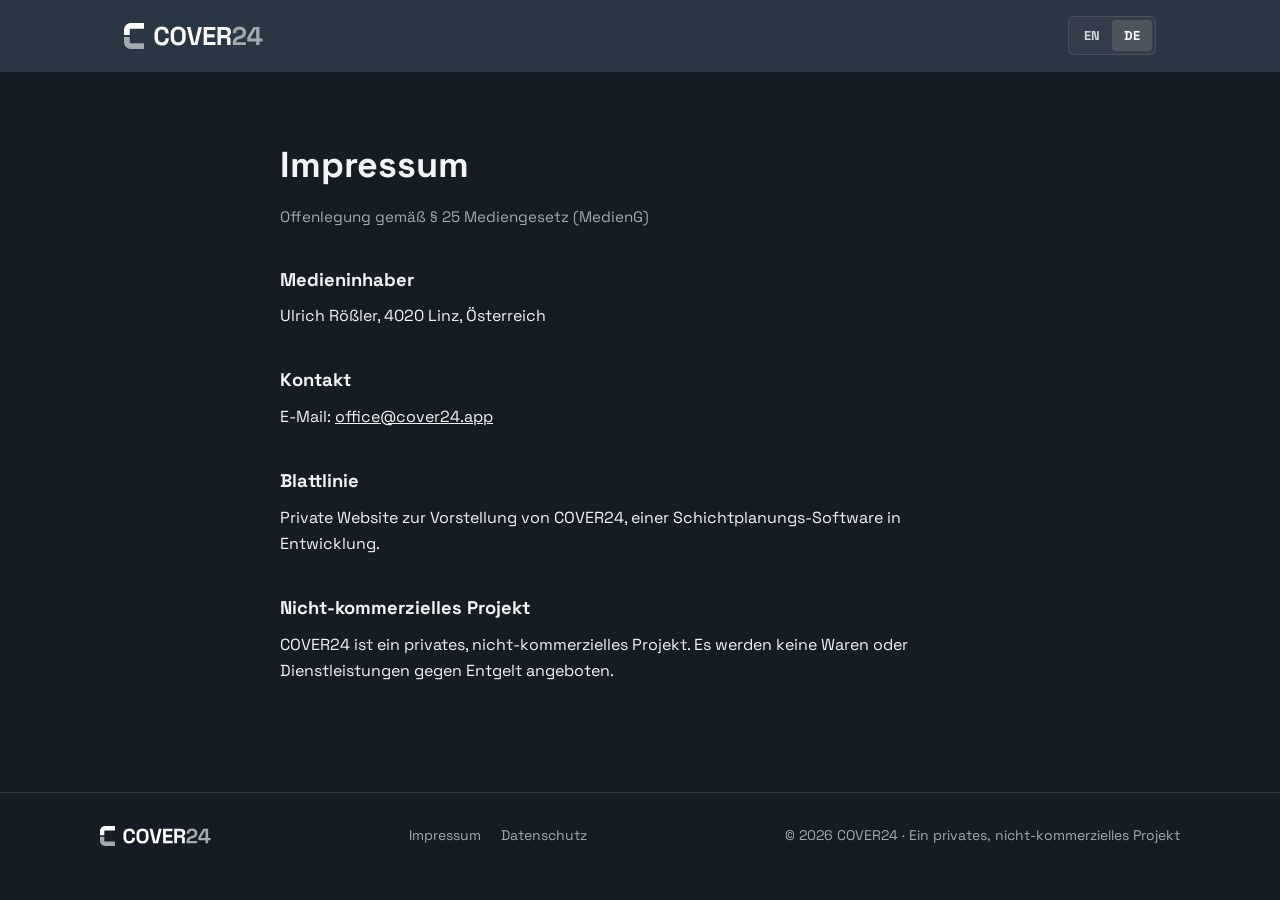
<file: marketing/de/impressum/index.html>
<!DOCTYPE html>
<html lang="de">
<head>
  <meta charset="UTF-8" />
  <meta name="viewport" content="width=device-width, initial-scale=1.0" />
  <title>Impressum — COVER24</title>
  <meta name="robots" content="noindex" />
  <link rel="stylesheet" href="../../styles.css" />
  <link rel="icon" type="image/svg+xml" href="../../cover24-c-tile.svg" />
  <link rel="apple-touch-icon" href="../../apple-touch-icon.png" />
  <meta name="theme-color" content="#2b3644" />
  <meta name="color-scheme" content="dark" />
</head>
<body>

  <header class="nav">
    <div class="nav-inner">
      <a class="logo" href="../../de/" aria-label="COVER24 — Startseite">
        <img src="../../cover24-c-light.svg" alt="" class="logo-mark" />
        <img src="../../cover24-wordmark-light.svg" alt="COVER24" class="logo-img logo-full" />
      </a>
      <nav class="lang-switch" aria-label="Sprache">
        <a class="lang-btn" href="../../legal-notice/" hreflang="en" lang="en">EN</a>
        <a class="lang-btn active" aria-current="page" href="./" hreflang="de" lang="de">DE</a>
      </nav>
    </div>
  </header>

  <main class="legal">
    <article class="legal-inner">
      <h1>Impressum</h1>
      <p class="legal-note">Offenlegung gemäß § 25 Mediengesetz (MedienG)</p>

      <h2>Medieninhaber</h2>
      <p>Ulrich Rößler, 4020 Linz, Österreich</p>

      <h2>Kontakt</h2>
      <p>E-Mail: <a href="mailto:office@cover24.app">office@cover24.app</a></p>

      <h2>Blattlinie</h2>
      <p>Private Website zur Vorstellung von COVER24, einer Schichtplanungs-Software in Entwicklung.</p>

      <h2>Nicht-kommerzielles Projekt</h2>
      <p>COVER24 ist ein privates, nicht-kommerzielles Projekt. Es werden keine Waren oder Dienstleistungen gegen Entgelt angeboten.</p>
    </article>
  </main>

  <footer class="footer">
    <div class="footer-inner">
      <span class="footer-logo">
        <img src="../../cover24-c-light.svg" alt="" class="logo-mark" />
        <img src="../../cover24-wordmark-light.svg" alt="COVER24" />
      </span>
      <nav class="footer-links" aria-label="Rechtliches">
        <a href="../../de/impressum/">Impressum</a>
        <a href="../../de/datenschutz/">Datenschutz</a>
      </nav>
      <span>&copy; 2026 COVER24 · Ein privates, nicht-kommerzielles Projekt</span>
    </div>
  </footer>

</body>
</html>
</file>
<file: marketing/styles.css>
/* Fonts (self-hosted, SIL Open Font License — see fonts/OFL.txt) */

@font-face {
  font-family: "Space Grotesk";
  font-style: normal;
  font-weight: 400;
  font-display: swap;
  src: url("fonts/space-grotesk-latin-400-normal.woff2") format("woff2");
}

@font-face {
  font-family: "Space Grotesk";
  font-style: normal;
  font-weight: 500;
  font-display: swap;
  src: url("fonts/space-grotesk-latin-500-normal.woff2") format("woff2");
}

@font-face {
  font-family: "Space Grotesk";
  font-style: normal;
  font-weight: 600;
  font-display: swap;
  src: url("fonts/space-grotesk-latin-600-normal.woff2") format("woff2");
}

@font-face {
  font-family: "Space Grotesk";
  font-style: normal;
  font-weight: 700;
  font-display: swap;
  src: url("fonts/space-grotesk-latin-700-normal.woff2") format("woff2");
}

:root {
  color-scheme: dark;
  --bg: #161c24;
  --bg-alt: #1d2530;
  --surface: #232c38;
  --text: #f3f4f6;
  --text-muted: #a3a9b1;
  --border: #2f3946;
  --accent-1: #fdfdfd;
  --accent-2: #a3a9b1;
  --accent-gradient: linear-gradient(135deg, var(--accent-1), var(--accent-2));
  --accent-solid: #cbd0d6;
  --shadow-sm: 0 1px 2px rgba(0, 0, 0, 0.3);
  --shadow-md: 0 8px 24px rgba(0, 0, 0, 0.35);
  --shadow-lg: 0 24px 64px rgba(0, 0, 0, 0.5);
}

* {
  box-sizing: border-box;
}

html {
  scroll-behavior: smooth;
}

body {
  margin: 0;
  background: var(--bg);
  color: var(--text);
  font-family: "Space Grotesk", -apple-system, BlinkMacSystemFont, "Segoe UI", Roboto, Helvetica, Arial, sans-serif;
  line-height: 1.5;
  -webkit-font-smoothing: antialiased;
}

a {
  color: inherit;
}

img {
  max-width: 100%;
}

/* Nav */

.nav {
  position: sticky;
  top: 0;
  z-index: 20;
  background: #2b3644;
  border-bottom: 1px solid transparent;
  transition: border-color 0.2s ease, box-shadow 0.2s ease;
}

.nav.scrolled {
  border-bottom-color: rgba(255, 255, 255, 0.08);
  box-shadow: var(--shadow-md);
}

.nav-inner {
  max-width: 1080px;
  margin: 0 auto;
  padding: 16px 24px;
  display: flex;
  align-items: center;
  justify-content: space-between;
}

.logo {
  display: flex;
  align-items: center;
  gap: 10px;
  font-weight: 700;
  font-size: 1.25rem;
  letter-spacing: -0.02em;
}

.logo-img {
  height: 32px;
  width: auto;
}

.logo-full {
  height: 20px;
}

.logo-mark {
  height: 26px;
  width: auto;
}

.nav-links {
  display: flex;
  align-items: center;
  gap: 32px;
}

.nav-link {
  text-decoration: none;
  font-size: 0.95rem;
  font-weight: 500;
  color: #d5d9de;
  transition: color 0.15s ease;
}

.nav-link:hover {
  color: #fff;
}

.nav-right {
  display: flex;
  align-items: center;
  gap: 16px;
}

.lang-switch {
  display: flex;
  align-items: center;
  background: rgba(255, 255, 255, 0.04);
  border: 1px solid rgba(255, 255, 255, 0.1);
  border-radius: 6px;
  padding: 3px;
}

.lang-btn {
  border: none;
  background: transparent;
  color: #d5d9de;
  font: inherit;
  font-size: 0.8rem;
  font-weight: 700;
  padding: 6px 12px;
  border-radius: 4px;
  text-decoration: none;
  cursor: pointer;
  transition: background 0.15s ease, color 0.15s ease;
}

.lang-btn:not(.active):hover {
  color: #fff;
}

.lang-btn.active {
  background: #4e555e;
  color: #fff;
}

.nav-cta {
  text-decoration: none;
  font-weight: 600;
  font-size: 0.9rem;
  padding: 9px 18px;
  border-radius: 6px;
  background: #fdfdfd;
  color: #2b3644;
  transition: background 0.15s ease;
  white-space: nowrap;
}

.nav-cta:hover {
  background: #e3e5e8;
}

/* Buttons */

.btn-primary {
  display: inline-flex;
  align-items: center;
  gap: 8px;
  background: #fdfdfd;
  color: #2b3644;
  text-decoration: none;
  font-weight: 600;
  font-size: 1rem;
  padding: 14px 28px;
  border-radius: 6px;
  transition: background 0.15s ease;
}

.btn-primary:hover {
  background: #e3e5e8;
}

/* Hero */

.hero {
  position: relative;
  padding: 120px 24px 100px;
  text-align: center;
  overflow: hidden;
}

.hero::before,
.hero::after {
  content: "";
  position: absolute;
  width: 480px;
  height: 480px;
  border-radius: 50%;
  filter: blur(110px);
  opacity: 0.35;
  z-index: -1;
}

.hero::before {
  background: var(--accent-1);
  top: -220px;
  left: -140px;
}

.hero::after {
  background: var(--accent-2);
  top: -160px;
  right: -160px;
}

.hero-inner {
  max-width: 680px;
  margin: 0 auto;
}

.eyebrow {
  display: inline-flex;
  align-items: center;
  gap: 8px;
  font-size: 0.85rem;
  font-weight: 600;
  color: var(--accent-solid);
  background: var(--bg-alt);
  border: 1px solid var(--border);
  padding: 6px 16px;
  border-radius: 999px;
  margin-bottom: 28px;
}

.hero h1 {
  font-size: 3.25rem;
  line-height: 1.1;
  letter-spacing: -0.03em;
  margin: 0 0 20px;
  font-weight: 700;
}

.hero-gradient-text {
  background: var(--accent-gradient);
  -webkit-background-clip: text;
  background-clip: text;
  color: transparent;
}

.hero-sub {
  font-size: 1.2rem;
  color: var(--text-muted);
  margin: 0 0 40px;
  line-height: 1.6;
}

.hero-actions {
  display: flex;
  align-items: center;
  justify-content: center;
  gap: 16px;
  flex-wrap: wrap;
}

/* Section shared */

section h2 {
  text-align: center;
  font-size: 2rem;
  letter-spacing: -0.02em;
  margin: 0 0 12px;
  font-weight: 700;
}

.section-sub {
  text-align: center;
  color: var(--text-muted);
  max-width: 480px;
  margin: 0 auto 48px;
  font-size: 1.05rem;
}

/* Features */

.features {
  background: var(--bg-alt);
  padding: 100px 24px;
}

.features-inner {
  max-width: 1080px;
  margin: 0 auto;
}

.feature-grid {
  display: grid;
  grid-template-columns: repeat(auto-fit, minmax(240px, 1fr));
  gap: 24px;
}

.feature-card {
  background: var(--surface);
  border: 1px solid var(--border);
  border-radius: 16px;
  padding: 28px;
  opacity: 0;
  transform: translateY(24px);
  transition: opacity 0.6s ease, transform 0.6s ease, box-shadow 0.25s ease, border-color 0.25s ease;
}

.feature-card.in-view {
  opacity: 1;
  transform: translateY(0);
}

.feature-card:hover {
  box-shadow: var(--shadow-md);
  border-color: var(--accent-solid);
}

.feature-icon {
  width: 44px;
  height: 44px;
  border-radius: 6px;
  background: #4e555e;
  display: flex;
  align-items: center;
  justify-content: center;
  margin-bottom: 18px;
}

.feature-icon svg {
  width: 22px;
  height: 22px;
  stroke: #fff;
}

.feature-card h3 {
  margin: 0 0 8px;
  font-size: 1.05rem;
  font-weight: 700;
}

.feature-tag {
  display: inline-block;
  margin-bottom: 8px;
  padding: 2px 8px;
  border: 1px solid var(--accent-solid);
  border-radius: 999px;
  color: var(--accent-solid);
  font-size: 0.7rem;
  font-weight: 600;
  white-space: nowrap;
}

.feature-card p {
  margin: 0;
  color: var(--text-muted);
  font-size: 0.95rem;
  line-height: 1.55;
}

/* Enterprise */

.enterprise {
  padding: 100px 24px;
}

.enterprise-inner {
  max-width: 900px;
  margin: 0 auto;
}

.enterprise-grid {
  display: grid;
  grid-template-columns: repeat(auto-fit, minmax(280px, 1fr));
  gap: 24px;
}

.enterprise-card {
  background: var(--surface);
  border: 1px solid var(--border);
  border-radius: 16px;
  padding: 32px;
  transition: box-shadow 0.25s ease, border-color 0.25s ease;
}

.enterprise-card:hover {
  box-shadow: var(--shadow-md);
  border-color: var(--accent-solid);
}

.enterprise-card h3 {
  margin: 0 0 10px;
  font-size: 1.15rem;
  font-weight: 700;
}

.enterprise-card p {
  margin: 0;
  color: var(--text-muted);
  font-size: 0.98rem;
  line-height: 1.6;
}

/* CTA */

.cta {
  padding: 100px 24px;
}

.cta-inner {
  max-width: 720px;
  margin: 0 auto;
  text-align: center;
  background: linear-gradient(135deg, #2b3644, #3a4553);
  border: 1px solid var(--border);
  border-radius: 28px;
  padding: 72px 40px;
  box-shadow: var(--shadow-lg);
}

.cta h2 {
  color: #fff;
  margin: 0 0 12px;
}

.cta p {
  color: rgba(255, 255, 255, 0.85);
  margin: 0 0 32px;
  font-size: 1.05rem;
}

.cta .btn-primary {
  background: #fff;
  color: #2b3644;
}

.cta .btn-primary:hover {
  background: #e3e5e8;
}

.contact-form {
  display: flex;
  flex-direction: column;
  gap: 14px;
  text-align: left;
}

.form-row {
  display: grid;
  grid-template-columns: 1fr 1fr;
  gap: 14px;
}

.contact-form input,
.contact-form textarea {
  width: 100%;
  font: inherit;
  font-size: 0.98rem;
  padding: 13px 16px;
  border-radius: 6px;
  border: 1px solid rgba(255, 255, 255, 0.35);
  background: rgba(255, 255, 255, 0.12);
  color: #fff;
  resize: vertical;
}

.contact-form input::placeholder,
.contact-form textarea::placeholder {
  color: rgba(255, 255, 255, 0.7);
}

.contact-form input:focus,
.contact-form textarea:focus {
  outline: none;
  border-color: #fff;
  background: rgba(255, 255, 255, 0.2);
}

.contact-form .btn-primary {
  align-self: flex-start;
  border: none;
  font-family: inherit;
  cursor: pointer;
  margin-top: 4px;
}

.form-status {
  margin: 0;
  min-height: 1.2em;
  font-size: 0.9rem;
  color: rgba(255, 255, 255, 0.9);
}

@media (max-width: 480px) {
  .form-row {
    grid-template-columns: 1fr;
  }
}

/* Footer */

.footer {
  border-top: 1px solid var(--border);
  padding: 32px 24px;
}

.footer-inner {
  max-width: 1080px;
  margin: 0 auto;
  display: flex;
  align-items: center;
  justify-content: space-between;
  gap: 16px;
  flex-wrap: wrap;
  color: var(--text-muted);
  font-size: 0.875rem;
}

.footer-logo {
  display: flex;
  align-items: center;
  gap: 8px;
  font-weight: 700;
  color: var(--text);
}

.footer-logo img {
  height: 16px;
  width: auto;
}

.footer-logo .logo-mark {
  height: 20px;
}

/* Responsive */

@media (max-width: 640px) {
  .nav-links {
    display: none;
  }

  .logo-full {
    display: none;
  }


  .hero {
    padding: 90px 20px 70px;
  }

  .hero h1 {
    font-size: 2.25rem;
  }

  .hero-sub {
    font-size: 1.05rem;
  }

  .cta-inner {
    padding: 48px 24px;
    border-radius: 20px;
  }
}

/* Reduced motion */

@media (prefers-reduced-motion: reduce) {
  html {
    scroll-behavior: auto;
  }

  .feature-card {
    opacity: 1;
    transform: none;
    transition: none;
  }
}

/* Footer links */

.footer-links {
  display: flex;
  gap: 20px;
}

.footer-links a {
  color: var(--text-muted);
  text-decoration: none;
}

.footer-links a:hover {
  color: var(--text);
  text-decoration: underline;
}

/* Legal pages */

a.logo {
  text-decoration: none;
}

.legal {
  padding: 64px 24px 96px;
}

.legal-inner {
  max-width: 720px;
  margin: 0 auto;
  line-height: 1.65;
}

.legal h1 {
  font-size: 2.25rem;
  margin: 0 0 8px;
}

.legal h2 {
  font-size: 1.15rem;
  margin: 36px 0 8px;
}

.legal p {
  margin: 0 0 12px;
}

.legal a {
  color: var(--text);
}

.legal-note {
  color: var(--text-muted);
  font-size: 0.95rem;
}

mark.todo {
  background: #fde68a;
  color: #2b3644;
  padding: 0 4px;
  border-radius: 3px;
}

/* Side nav (small screens) */

.menu-toggle,
.menu-close {
  display: none;
  align-items: center;
  justify-content: center;
  width: 40px;
  height: 40px;
  padding: 0;
  border: 1px solid rgba(255, 255, 255, 0.1);
  border-radius: 6px;
  background: rgba(255, 255, 255, 0.04);
  cursor: pointer;
}

.menu-toggle svg,
.menu-close svg {
  width: 22px;
  height: 22px;
  stroke: #fdfdfd;
}

.side-nav,
.side-nav-backdrop {
  display: none;
}

@media (max-width: 640px) {
  .nav-right {
    display: none;
  }

  .menu-toggle,
  .menu-close {
    display: inline-flex;
  }

  .side-nav-backdrop {
    display: block;
    position: fixed;
    inset: 0;
    z-index: 40;
    background: rgba(31, 40, 51, 0.5);
  }

  .side-nav-backdrop[hidden] {
    display: none;
  }

  .side-nav {
    display: flex;
    flex-direction: column;
    position: fixed;
    top: 0;
    right: 0;
    bottom: 0;
    z-index: 50;
    width: min(300px, 85vw);
    padding: 16px 20px 24px;
    background: #2b3644;
    box-shadow: var(--shadow-lg);
    transform: translateX(100%);
    visibility: hidden;
    transition: transform 0.25s ease, visibility 0.25s;
  }

  .side-nav.open {
    transform: translateX(0);
    visibility: visible;
  }

  .side-nav-header {
    display: flex;
    align-items: center;
    justify-content: space-between;
    margin-bottom: 24px;
  }

  .side-nav-logo {
    height: 18px;
    width: auto;
  }

  .side-nav-links {
    display: flex;
    flex-direction: column;
  }

  .side-nav-link {
    padding: 14px 0;
    border-bottom: 1px solid rgba(255, 255, 255, 0.08);
    color: #d5d9de;
    text-decoration: none;
    font-size: 1.05rem;
    font-weight: 500;
  }

  .side-nav-link:hover {
    color: #fff;
  }

  .side-nav-footer {
    margin-top: auto;
    display: flex;
    flex-direction: column;
    align-items: flex-start;
    gap: 16px;
  }

  .side-nav-cta {
    align-self: stretch;
    text-align: center;
    padding: 12px 18px;
  }

  body.menu-open {
    overflow: hidden;
  }
}

@media (prefers-reduced-motion: reduce) {
  .side-nav {
    transition: none;
  }
}
</file>
